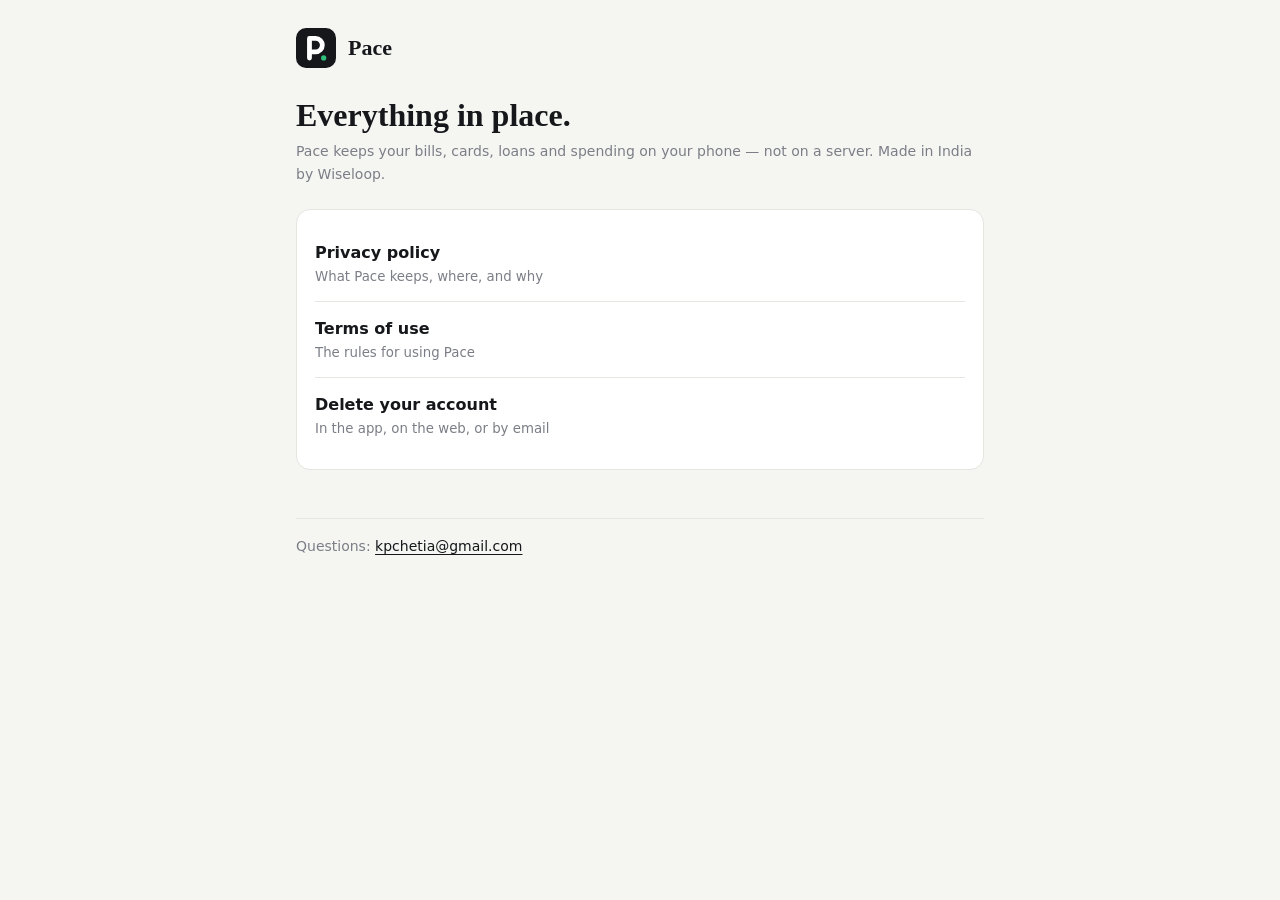
<file: index.html>
<!doctype html>
<html lang="en">
<head>
<meta charset="utf-8">
<meta name="viewport" content="width=device-width, initial-scale=1">
<title>Pace — policies</title>
<meta name="description" content="Pace, a privacy-first personal finance app for India: privacy policy, terms of use and account deletion.">
<link rel="icon" href="icon.svg" type="image/svg+xml">
<link rel="stylesheet" href="style.css">
</head>
<body>
<main>
  <header class="brand"><a href="./"><svg viewBox="0 0 32 32" aria-hidden="true"><rect width="32" height="32" fill="#15171b"/><g transform="translate(.64 .64) scale(.96)"><path d="M10.56 24.32V8h5.12a5.6 5.6 0 0 1 0 11.2h-5.12" fill="none" stroke="#fff" stroke-width="4" stroke-linecap="round" stroke-linejoin="round"/><circle cx="22.4" cy="24.32" r="2.18" fill="#2fbf7a"/></g></svg><span>Pace</span></a></header>
  <h1>Everything in place.</h1>
  <p class="meta">Pace keeps your bills, cards, loans and spending on your phone — not on a server. Made in India by Wiseloop.</p>
  <div class="card links">
    <a href="privacy.html">Privacy policy<small>What Pace keeps, where, and why</small></a>
    <a href="terms.html">Terms of use<small>The rules for using Pace</small></a>
    <a href="delete-account.html">Delete your account<small>In the app, on the web, or by email</small></a>
  </div>
  <footer>Questions: <a href="mailto:kpchetia@gmail.com">kpchetia@gmail.com</a></footer>
</main>
</body>
</html>
</file>
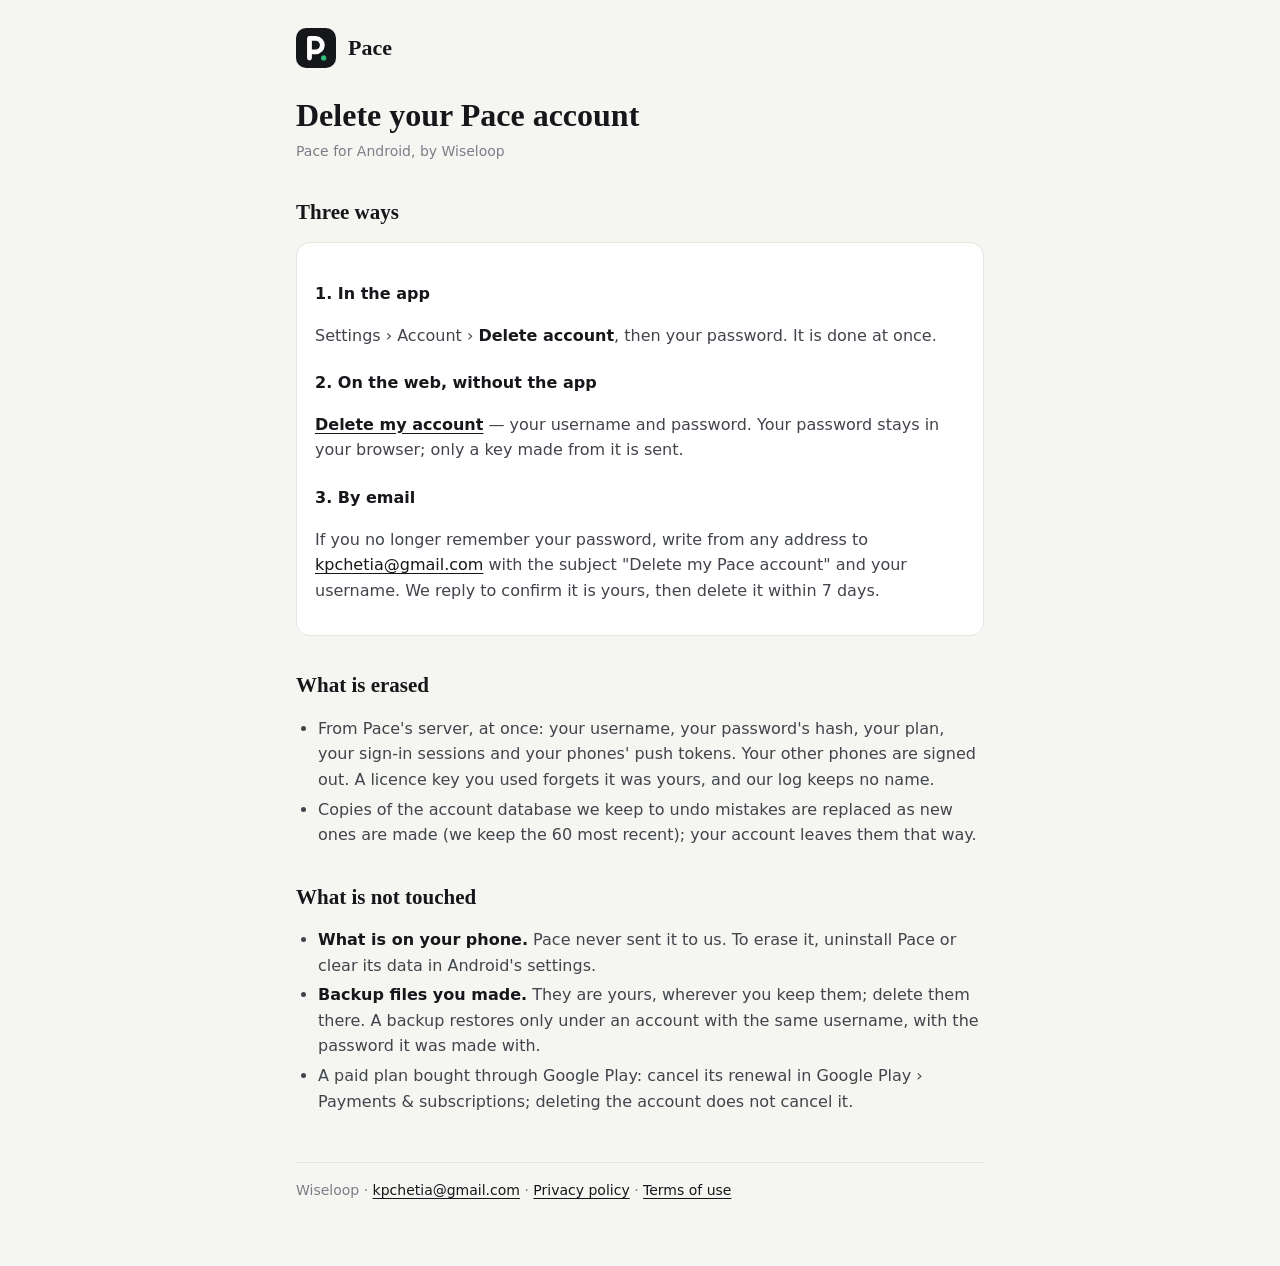
<file: delete-account.html>
<!doctype html>
<html lang="en">
<head>
<meta charset="utf-8">
<meta name="viewport" content="width=device-width, initial-scale=1">
<title>Pace — Delete your account</title>
<meta name="description" content="How to delete your Pace account and what is erased.">
<link rel="icon" href="icon.svg" type="image/svg+xml">
<link rel="stylesheet" href="style.css">
</head>
<body>
<main>
  <header class="brand"><a href="./"><svg viewBox="0 0 32 32" aria-hidden="true"><rect width="32" height="32" fill="#15171b"/><g transform="translate(.64 .64) scale(.96)"><path d="M10.56 24.32V8h5.12a5.6 5.6 0 0 1 0 11.2h-5.12" fill="none" stroke="#fff" stroke-width="4" stroke-linecap="round" stroke-linejoin="round"/><circle cx="22.4" cy="24.32" r="2.18" fill="#2fbf7a"/></g></svg><span>Pace</span></a></header>
  <h1>Delete your Pace account</h1>
  <p class="meta">Pace for Android, by Wiseloop</p>

  <h2>Three ways</h2>
  <div class="card">
    <h3>1. In the app</h3>
    <p>Settings › Account › <strong>Delete account</strong>, then your password. It is done at once.</p>
    <h3>2. On the web, without the app</h3>
    <p><a href="https://pace-catalog.rssindia.in/app/v1/delete-account.html"><strong>Delete my account</strong></a> — your username and password. Your password stays in your browser; only a key made from it is sent.</p>
    <h3>3. By email</h3>
    <p>If you no longer remember your password, write from any address to <a href="mailto:kpchetia@gmail.com?subject=Delete%20my%20Pace%20account">kpchetia@gmail.com</a> with the subject "Delete my Pace account" and your username. We reply to confirm it is yours, then delete it within 7 days.</p>
  </div>

  <h2>What is erased</h2>
  <ul>
    <li>From Pace's server, at once: your username, your password's hash, your plan, your sign-in sessions and your phones' push tokens. Your other phones are signed out. A licence key you used forgets it was yours, and our log keeps no name.</li>
    <li>Copies of the account database we keep to undo mistakes are replaced as new ones are made (we keep the 60 most recent); your account leaves them that way.</li>
  </ul>

  <h2>What is not touched</h2>
  <ul>
    <li><strong>What is on your phone.</strong> Pace never sent it to us. To erase it, uninstall Pace or clear its data in Android's settings.</li>
    <li><strong>Backup files you made.</strong> They are yours, wherever you keep them; delete them there. A backup restores only under an account with the same username, with the password it was made with.</li>
    <li>A paid plan bought through Google Play: cancel its renewal in Google Play › Payments &amp; subscriptions; deleting the account does not cancel it.</li>
  </ul>

  <footer>Wiseloop · <a href="mailto:kpchetia@gmail.com">kpchetia@gmail.com</a> · <a href="privacy.html">Privacy policy</a> · <a href="terms.html">Terms of use</a></footer>
</main>
</body>
</html>
</file>
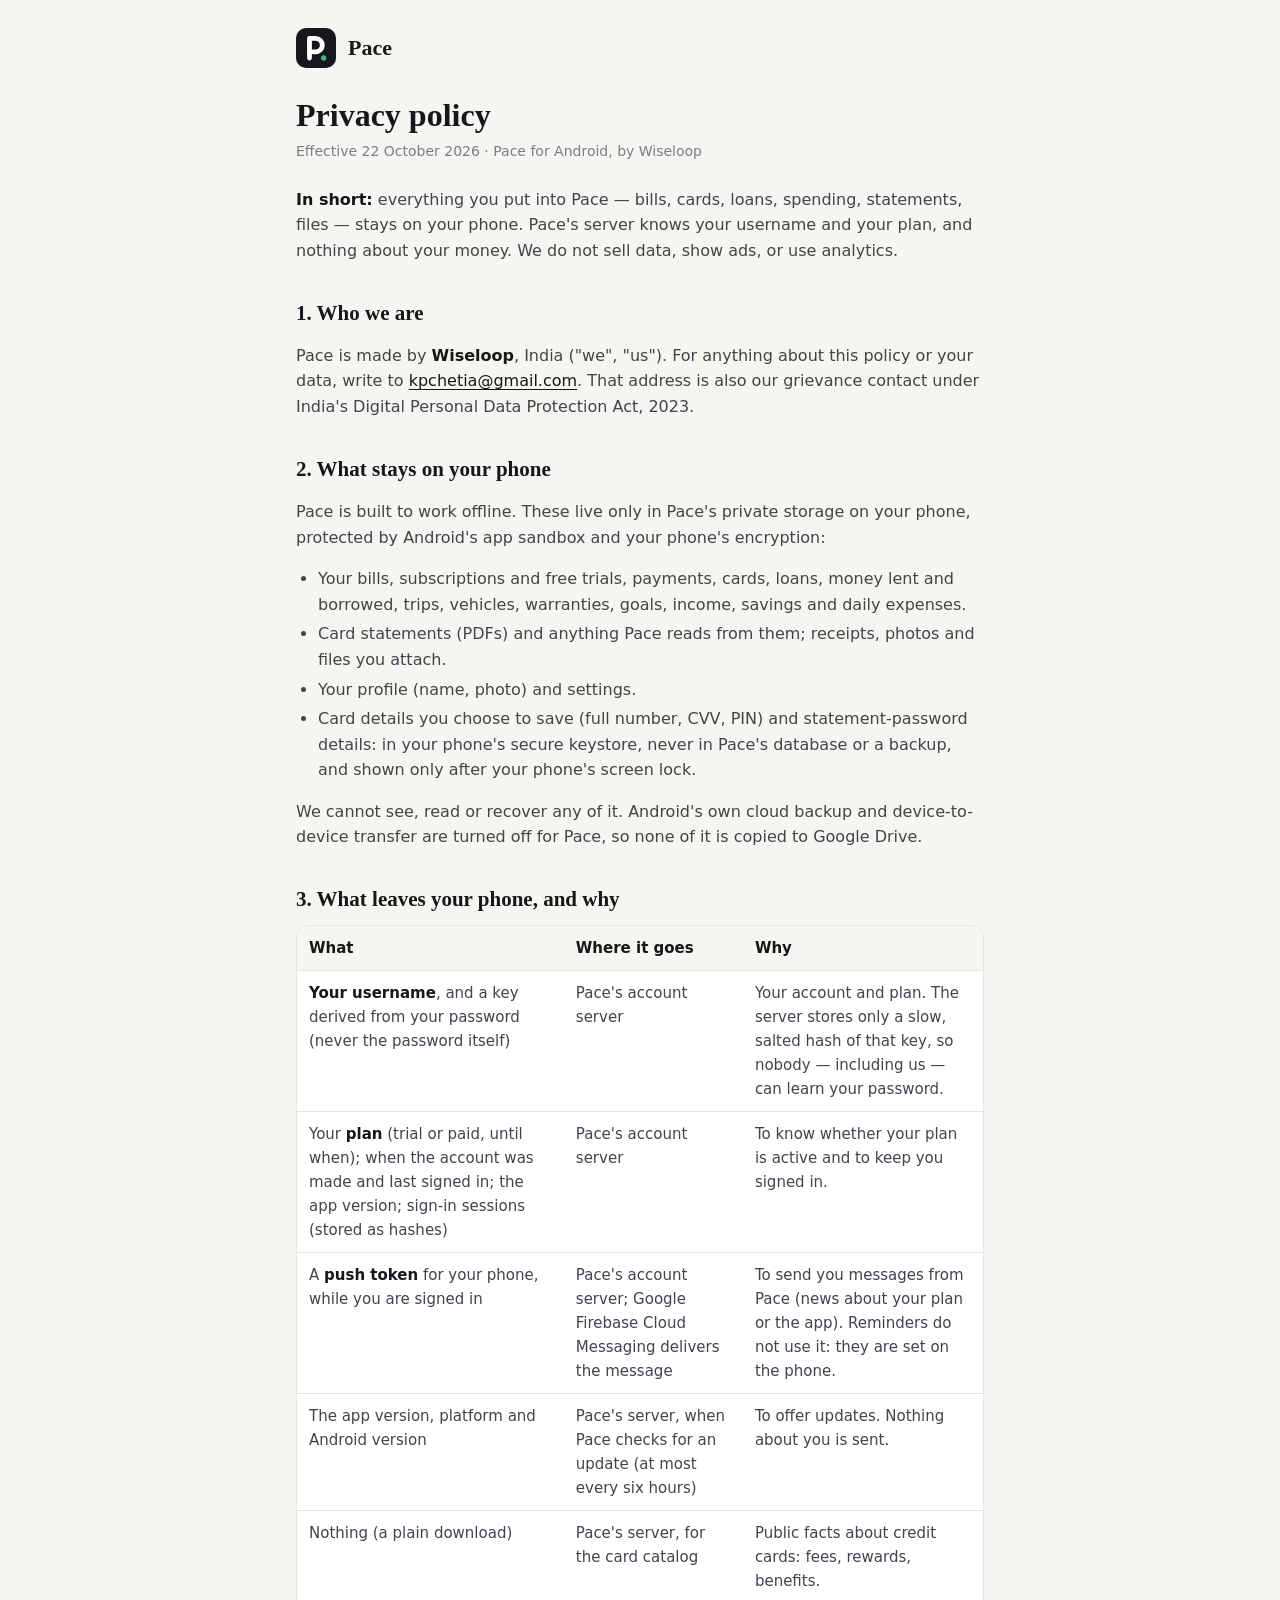
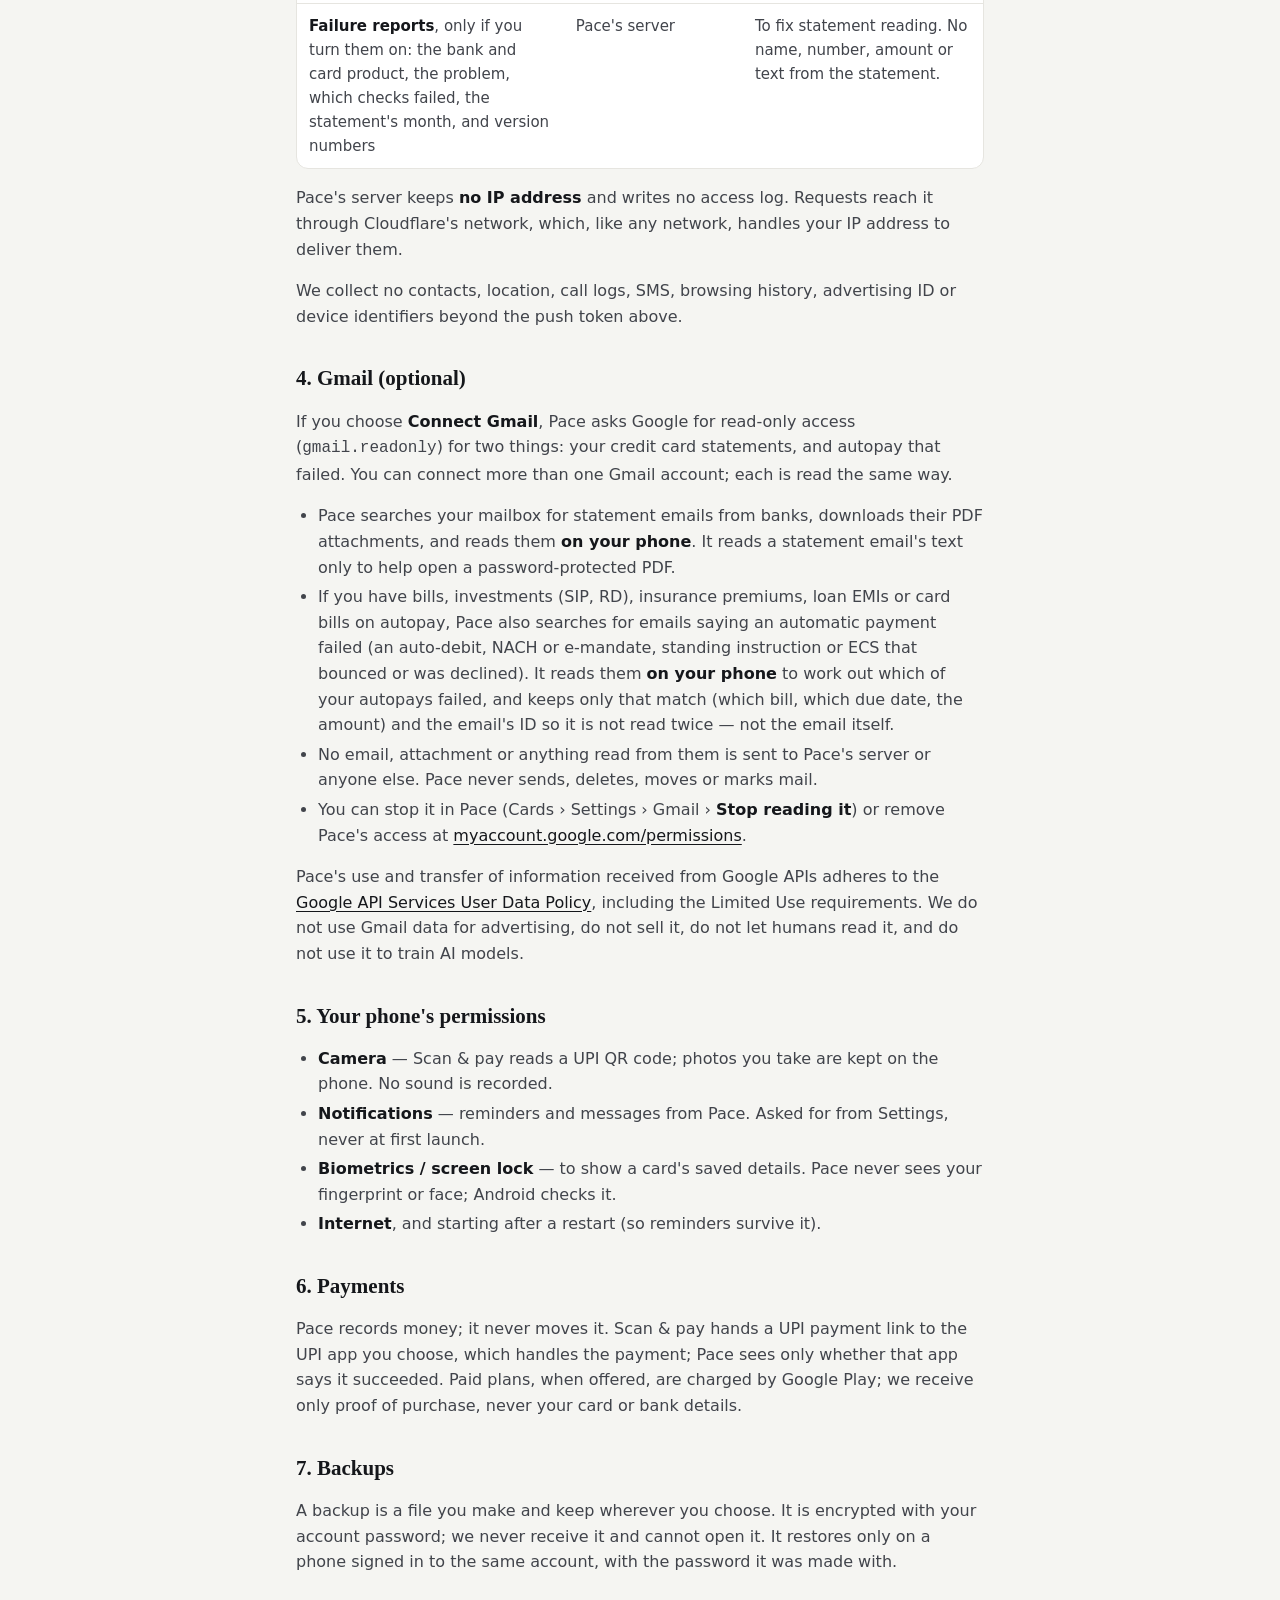
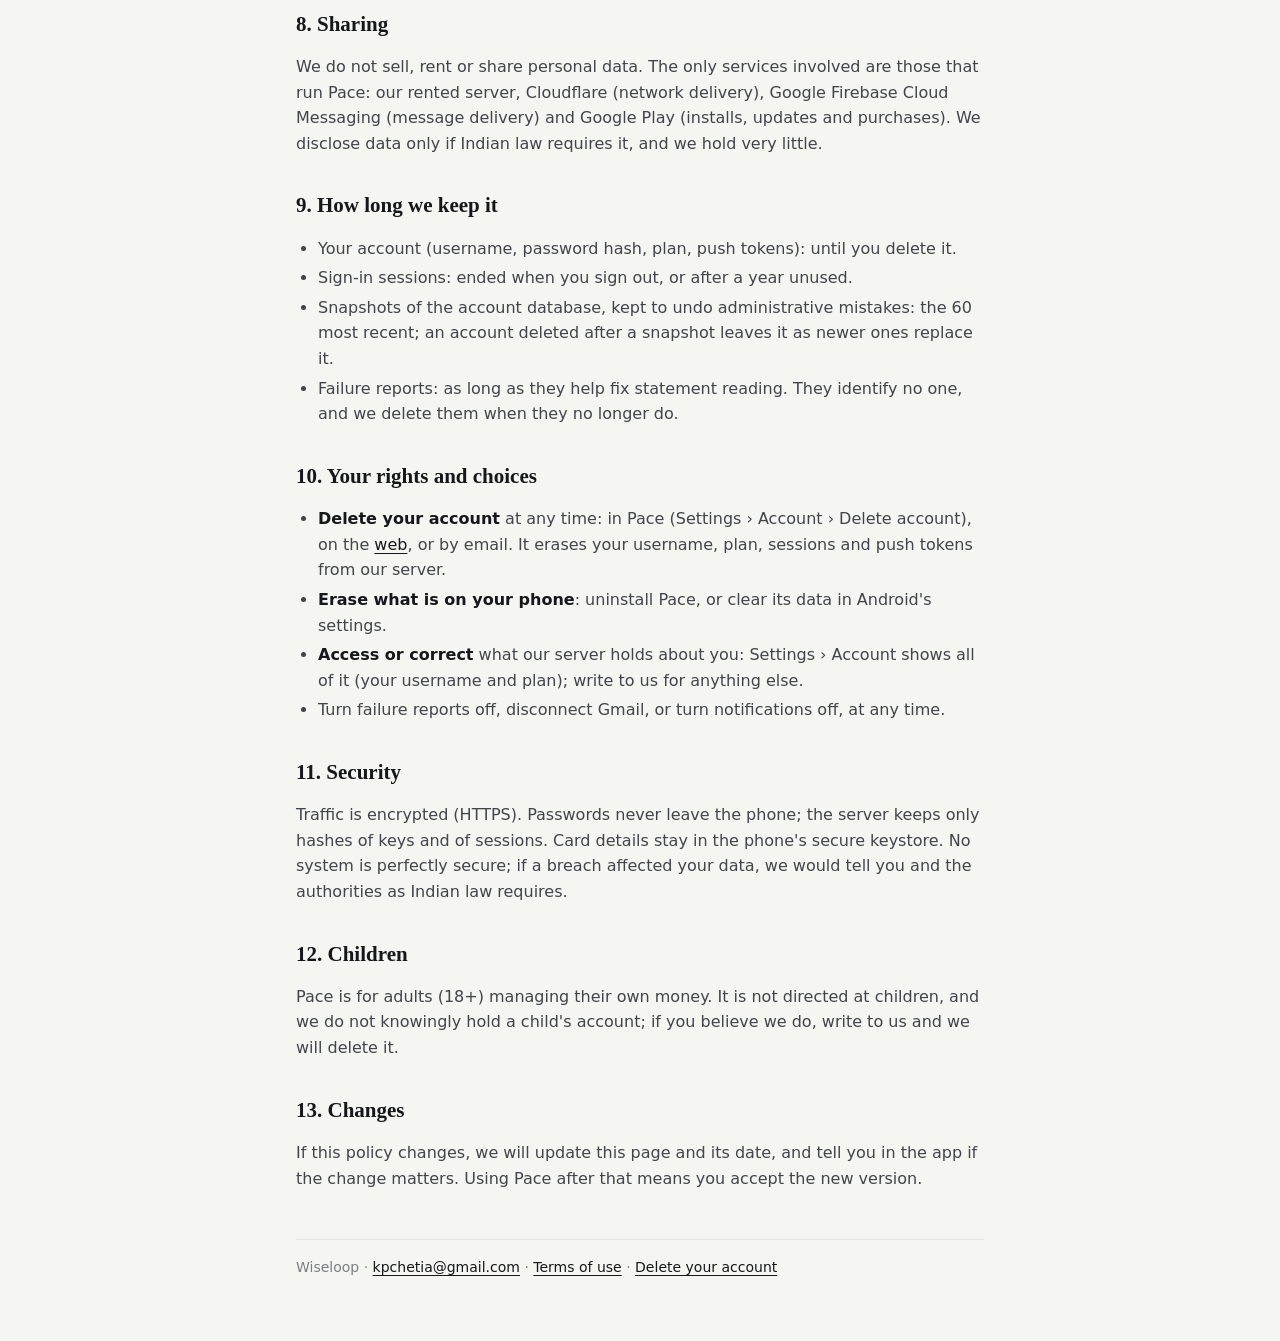
<file: privacy.html>
<!doctype html>
<html lang="en">
<head>
<meta charset="utf-8">
<meta name="viewport" content="width=device-width, initial-scale=1">
<title>Pace — Privacy policy</title>
<meta name="description" content="What Pace keeps, where, and why.">
<link rel="icon" href="icon.svg" type="image/svg+xml">
<link rel="stylesheet" href="style.css">
</head>
<body>
<main>
  <header class="brand"><a href="./"><svg viewBox="0 0 32 32" aria-hidden="true"><rect width="32" height="32" fill="#15171b"/><g transform="translate(.64 .64) scale(.96)"><path d="M10.56 24.32V8h5.12a5.6 5.6 0 0 1 0 11.2h-5.12" fill="none" stroke="#fff" stroke-width="4" stroke-linecap="round" stroke-linejoin="round"/><circle cx="22.4" cy="24.32" r="2.18" fill="#2fbf7a"/></g></svg><span>Pace</span></a></header>
  <h1>Privacy policy</h1>
  <p class="meta">Effective 22 October 2026 · Pace for Android, by Wiseloop</p>

  <p><strong>In short:</strong> everything you put into Pace — bills, cards, loans, spending, statements, files — stays on your phone. Pace's server knows your username and your plan, and nothing about your money. We do not sell data, show ads, or use analytics.</p>

  <h2>1. Who we are</h2>
  <p>Pace is made by <strong>Wiseloop</strong>, India ("we", "us"). For anything about this policy or your data, write to <a href="mailto:kpchetia@gmail.com">kpchetia@gmail.com</a>. That address is also our grievance contact under India's Digital Personal Data Protection Act, 2023.</p>

  <h2>2. What stays on your phone</h2>
  <p>Pace is built to work offline. These live only in Pace's private storage on your phone, protected by Android's app sandbox and your phone's encryption:</p>
  <ul>
    <li>Your bills, subscriptions and free trials, payments, cards, loans, money lent and borrowed, trips, vehicles, warranties, goals, income, savings and daily expenses.</li>
    <li>Card statements (PDFs) and anything Pace reads from them; receipts, photos and files you attach.</li>
    <li>Your profile (name, photo) and settings.</li>
    <li>Card details you choose to save (full number, CVV, PIN) and statement-password details: in your phone's secure keystore, never in Pace's database or a backup, and shown only after your phone's screen lock.</li>
  </ul>
  <p>We cannot see, read or recover any of it. Android's own cloud backup and device-to-device transfer are turned off for Pace, so none of it is copied to Google Drive.</p>

  <h2>3. What leaves your phone, and why</h2>
  <table>
    <tr><th>What</th><th>Where it goes</th><th>Why</th></tr>
    <tr><td><strong>Your username</strong>, and a key derived from your password (never the password itself)</td><td>Pace's account server</td><td>Your account and plan. The server stores only a slow, salted hash of that key, so nobody — including us — can learn your password.</td></tr>
    <tr><td>Your <strong>plan</strong> (trial or paid, until when); when the account was made and last signed in; the app version; sign-in sessions (stored as hashes)</td><td>Pace's account server</td><td>To know whether your plan is active and to keep you signed in.</td></tr>
    <tr><td>A <strong>push token</strong> for your phone, while you are signed in</td><td>Pace's account server; Google Firebase Cloud Messaging delivers the message</td><td>To send you messages from Pace (news about your plan or the app). Reminders do not use it: they are set on the phone.</td></tr>
    <tr><td>The app version, platform and Android version</td><td>Pace's server, when Pace checks for an update (at most every six hours)</td><td>To offer updates. Nothing about you is sent.</td></tr>
    <tr><td>Nothing (a plain download)</td><td>Pace's server, for the card catalog</td><td>Public facts about credit cards: fees, rewards, benefits.</td></tr>
    <tr><td><strong>Failure reports</strong>, only if you turn them on: the bank and card product, the problem, which checks failed, the statement's month, and version numbers</td><td>Pace's server</td><td>To fix statement reading. No name, number, amount or text from the statement.</td></tr>
  </table>
  <p>Pace's server keeps <strong>no IP address</strong> and writes no access log. Requests reach it through Cloudflare's network, which, like any network, handles your IP address to deliver them.</p>
  <p>We collect no contacts, location, call logs, SMS, browsing history, advertising ID or device identifiers beyond the push token above.</p>

  <h2>4. Gmail (optional)</h2>
  <p>If you choose <strong>Connect Gmail</strong>, Pace asks Google for read-only access (<code>gmail.readonly</code>) for two things: your credit card statements, and autopay that failed. You can connect more than one Gmail account; each is read the same way.</p>
  <ul>
    <li>Pace searches your mailbox for statement emails from banks, downloads their PDF attachments, and reads them <strong>on your phone</strong>. It reads a statement email's text only to help open a password-protected PDF.</li>
    <li>If you have bills, investments (SIP, RD), insurance premiums, loan EMIs or card bills on autopay, Pace also searches for emails saying an automatic payment failed (an auto-debit, NACH or e-mandate, standing instruction or ECS that bounced or was declined). It reads them <strong>on your phone</strong> to work out which of your autopays failed, and keeps only that match (which bill, which due date, the amount) and the email's ID so it is not read twice — not the email itself.</li>
    <li>No email, attachment or anything read from them is sent to Pace's server or anyone else. Pace never sends, deletes, moves or marks mail.</li>
    <li>You can stop it in Pace (Cards › Settings › Gmail › <strong>Stop reading it</strong>) or remove Pace's access at <a href="https://myaccount.google.com/permissions">myaccount.google.com/permissions</a>.</li>
  </ul>
  <p>Pace's use and transfer of information received from Google APIs adheres to the <a href="https://developers.google.com/terms/api-services-user-data-policy">Google API Services User Data Policy</a>, including the Limited Use requirements. We do not use Gmail data for advertising, do not sell it, do not let humans read it, and do not use it to train AI models.</p>

  <h2>5. Your phone's permissions</h2>
  <ul>
    <li><strong>Camera</strong> — Scan &amp; pay reads a UPI QR code; photos you take are kept on the phone. No sound is recorded.</li>
    <li><strong>Notifications</strong> — reminders and messages from Pace. Asked for from Settings, never at first launch.</li>
    <li><strong>Biometrics / screen lock</strong> — to show a card's saved details. Pace never sees your fingerprint or face; Android checks it.</li>
    <li><strong>Internet</strong>, and starting after a restart (so reminders survive it).</li>
  </ul>

  <h2>6. Payments</h2>
  <p>Pace records money; it never moves it. Scan &amp; pay hands a UPI payment link to the UPI app you choose, which handles the payment; Pace sees only whether that app says it succeeded. Paid plans, when offered, are charged by Google Play; we receive only proof of purchase, never your card or bank details.</p>

  <h2>7. Backups</h2>
  <p>A backup is a file you make and keep wherever you choose. It is encrypted with your account password; we never receive it and cannot open it. It restores only on a phone signed in to the same account, with the password it was made with.</p>

  <h2>8. Sharing</h2>
  <p>We do not sell, rent or share personal data. The only services involved are those that run Pace: our rented server, Cloudflare (network delivery), Google Firebase Cloud Messaging (message delivery) and Google Play (installs, updates and purchases). We disclose data only if Indian law requires it, and we hold very little.</p>

  <h2>9. How long we keep it</h2>
  <ul>
    <li>Your account (username, password hash, plan, push tokens): until you delete it.</li>
    <li>Sign-in sessions: ended when you sign out, or after a year unused.</li>
    <li>Snapshots of the account database, kept to undo administrative mistakes: the 60 most recent; an account deleted after a snapshot leaves it as newer ones replace it.</li>
    <li>Failure reports: as long as they help fix statement reading. They identify no one, and we delete them when they no longer do.</li>
  </ul>

  <h2>10. Your rights and choices</h2>
  <ul>
    <li><strong>Delete your account</strong> at any time: in Pace (Settings › Account › Delete account), on the <a href="delete-account.html">web</a>, or by email. It erases your username, plan, sessions and push tokens from our server.</li>
    <li><strong>Erase what is on your phone</strong>: uninstall Pace, or clear its data in Android's settings.</li>
    <li><strong>Access or correct</strong> what our server holds about you: Settings › Account shows all of it (your username and plan); write to us for anything else.</li>
    <li>Turn failure reports off, disconnect Gmail, or turn notifications off, at any time.</li>
  </ul>

  <h2>11. Security</h2>
  <p>Traffic is encrypted (HTTPS). Passwords never leave the phone; the server keeps only hashes of keys and of sessions. Card details stay in the phone's secure keystore. No system is perfectly secure; if a breach affected your data, we would tell you and the authorities as Indian law requires.</p>

  <h2>12. Children</h2>
  <p>Pace is for adults (18+) managing their own money. It is not directed at children, and we do not knowingly hold a child's account; if you believe we do, write to us and we will delete it.</p>

  <h2>13. Changes</h2>
  <p>If this policy changes, we will update this page and its date, and tell you in the app if the change matters. Using Pace after that means you accept the new version.</p>

  <footer>Wiseloop · <a href="mailto:kpchetia@gmail.com">kpchetia@gmail.com</a> · <a href="terms.html">Terms of use</a> · <a href="delete-account.html">Delete your account</a></footer>
</main>
</body>
</html>
</file>
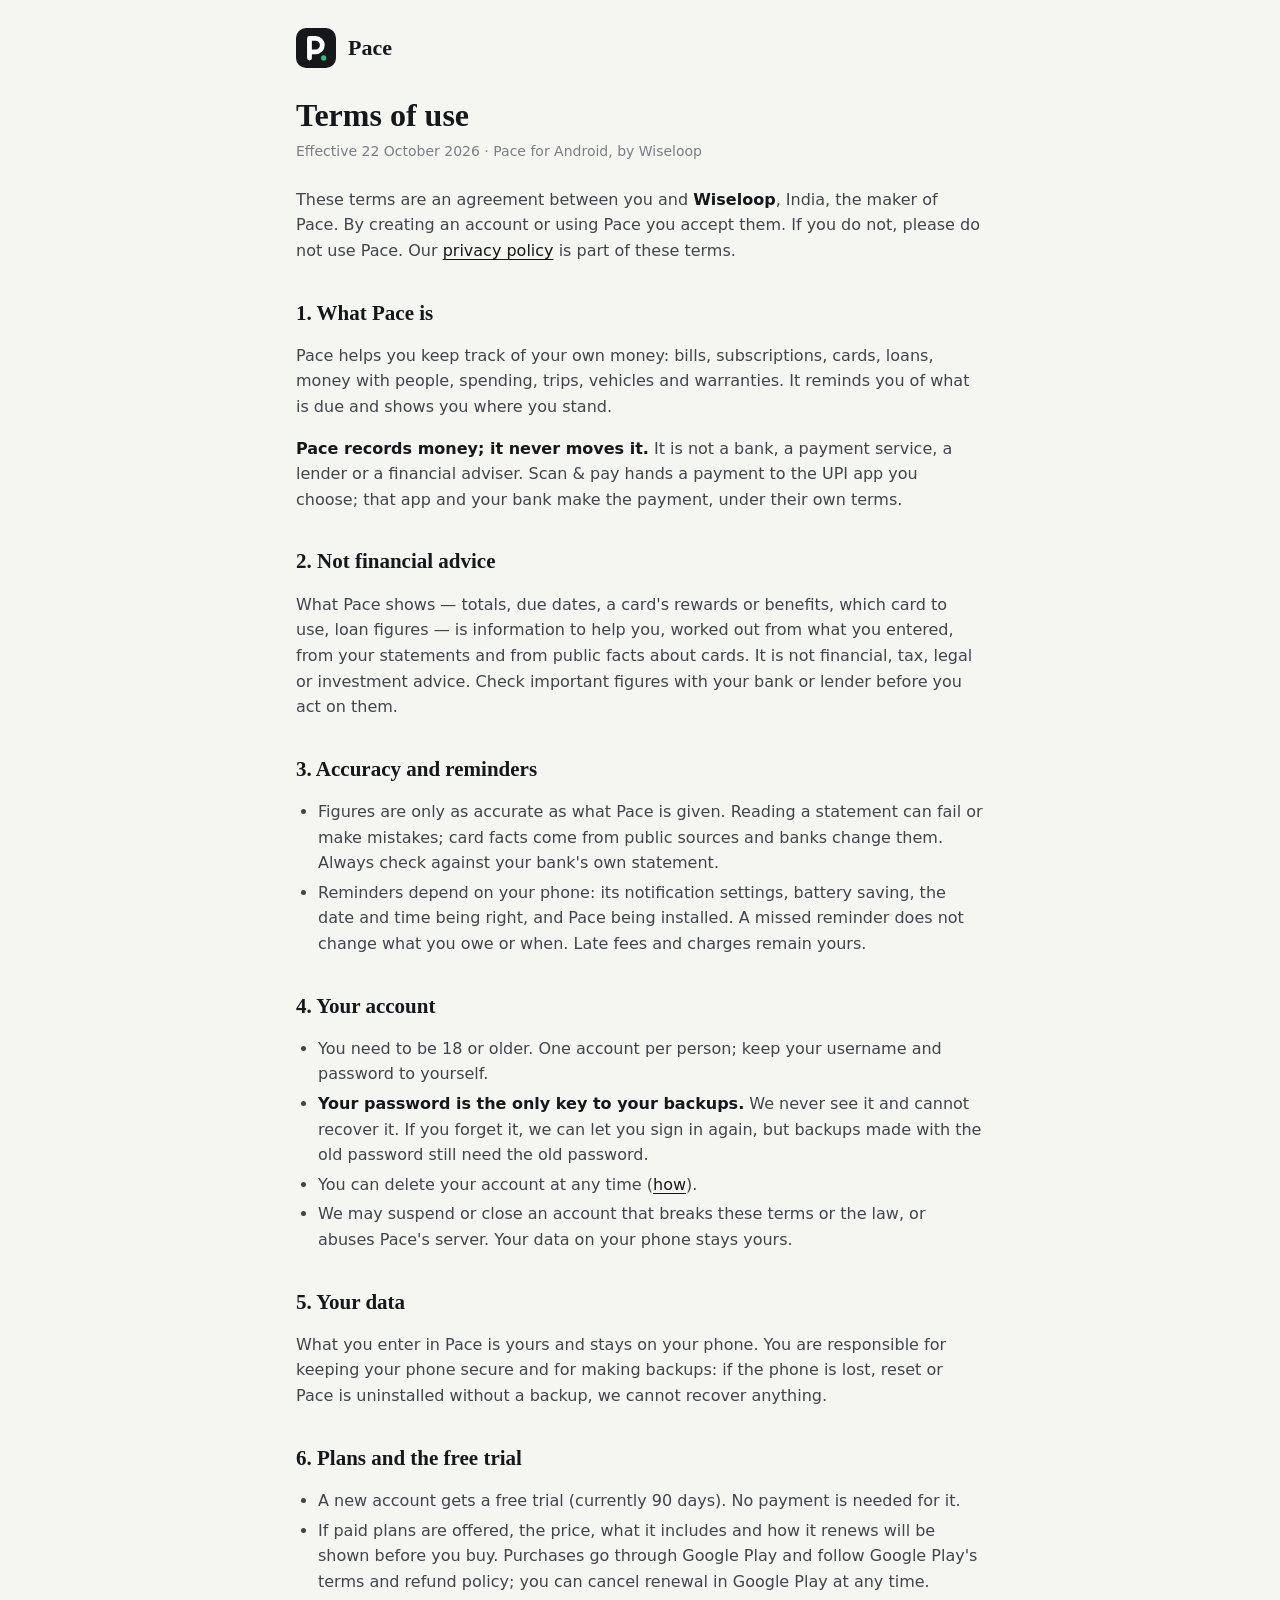
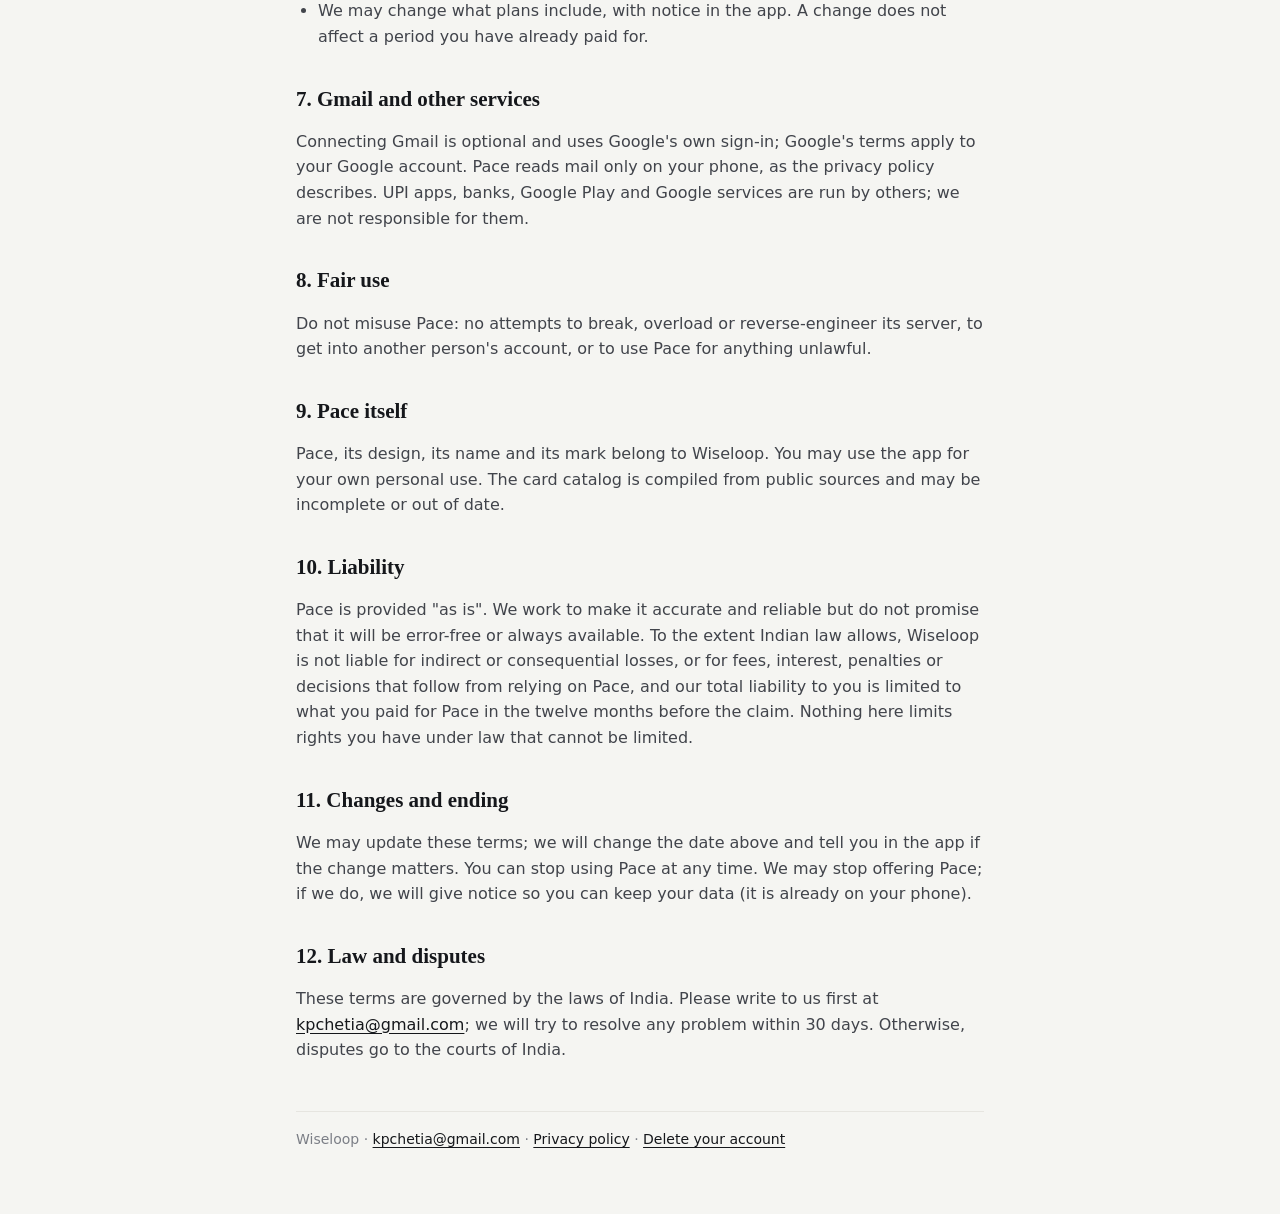
<file: terms.html>
<!doctype html>
<html lang="en">
<head>
<meta charset="utf-8">
<meta name="viewport" content="width=device-width, initial-scale=1">
<title>Pace — Terms of use</title>
<meta name="description" content="The rules for using Pace.">
<link rel="icon" href="icon.svg" type="image/svg+xml">
<link rel="stylesheet" href="style.css">
</head>
<body>
<main>
  <header class="brand"><a href="./"><svg viewBox="0 0 32 32" aria-hidden="true"><rect width="32" height="32" fill="#15171b"/><g transform="translate(.64 .64) scale(.96)"><path d="M10.56 24.32V8h5.12a5.6 5.6 0 0 1 0 11.2h-5.12" fill="none" stroke="#fff" stroke-width="4" stroke-linecap="round" stroke-linejoin="round"/><circle cx="22.4" cy="24.32" r="2.18" fill="#2fbf7a"/></g></svg><span>Pace</span></a></header>
  <h1>Terms of use</h1>
  <p class="meta">Effective 22 October 2026 · Pace for Android, by Wiseloop</p>

  <p>These terms are an agreement between you and <strong>Wiseloop</strong>, India, the maker of Pace. By creating an account or using Pace you accept them. If you do not, please do not use Pace. Our <a href="privacy.html">privacy policy</a> is part of these terms.</p>

  <h2>1. What Pace is</h2>
  <p>Pace helps you keep track of your own money: bills, subscriptions, cards, loans, money with people, spending, trips, vehicles and warranties. It reminds you of what is due and shows you where you stand.</p>
  <p><strong>Pace records money; it never moves it.</strong> It is not a bank, a payment service, a lender or a financial adviser. Scan &amp; pay hands a payment to the UPI app you choose; that app and your bank make the payment, under their own terms.</p>

  <h2>2. Not financial advice</h2>
  <p>What Pace shows — totals, due dates, a card's rewards or benefits, which card to use, loan figures — is information to help you, worked out from what you entered, from your statements and from public facts about cards. It is not financial, tax, legal or investment advice. Check important figures with your bank or lender before you act on them.</p>

  <h2>3. Accuracy and reminders</h2>
  <ul>
    <li>Figures are only as accurate as what Pace is given. Reading a statement can fail or make mistakes; card facts come from public sources and banks change them. Always check against your bank's own statement.</li>
    <li>Reminders depend on your phone: its notification settings, battery saving, the date and time being right, and Pace being installed. A missed reminder does not change what you owe or when. Late fees and charges remain yours.</li>
  </ul>

  <h2>4. Your account</h2>
  <ul>
    <li>You need to be 18 or older. One account per person; keep your username and password to yourself.</li>
    <li><strong>Your password is the only key to your backups.</strong> We never see it and cannot recover it. If you forget it, we can let you sign in again, but backups made with the old password still need the old password.</li>
    <li>You can delete your account at any time (<a href="delete-account.html">how</a>).</li>
    <li>We may suspend or close an account that breaks these terms or the law, or abuses Pace's server. Your data on your phone stays yours.</li>
  </ul>

  <h2>5. Your data</h2>
  <p>What you enter in Pace is yours and stays on your phone. You are responsible for keeping your phone secure and for making backups: if the phone is lost, reset or Pace is uninstalled without a backup, we cannot recover anything.</p>

  <h2>6. Plans and the free trial</h2>
  <ul>
    <li>A new account gets a free trial (currently 90 days). No payment is needed for it.</li>
    <li>If paid plans are offered, the price, what it includes and how it renews will be shown before you buy. Purchases go through Google Play and follow Google Play's terms and refund policy; you can cancel renewal in Google Play at any time.</li>
    <li>We may change what plans include, with notice in the app. A change does not affect a period you have already paid for.</li>
  </ul>

  <h2>7. Gmail and other services</h2>
  <p>Connecting Gmail is optional and uses Google's own sign-in; Google's terms apply to your Google account. Pace reads mail only on your phone, as the privacy policy describes. UPI apps, banks, Google Play and Google services are run by others; we are not responsible for them.</p>

  <h2>8. Fair use</h2>
  <p>Do not misuse Pace: no attempts to break, overload or reverse-engineer its server, to get into another person's account, or to use Pace for anything unlawful.</p>

  <h2>9. Pace itself</h2>
  <p>Pace, its design, its name and its mark belong to Wiseloop. You may use the app for your own personal use. The card catalog is compiled from public sources and may be incomplete or out of date.</p>

  <h2>10. Liability</h2>
  <p>Pace is provided "as is". We work to make it accurate and reliable but do not promise that it will be error-free or always available. To the extent Indian law allows, Wiseloop is not liable for indirect or consequential losses, or for fees, interest, penalties or decisions that follow from relying on Pace, and our total liability to you is limited to what you paid for Pace in the twelve months before the claim. Nothing here limits rights you have under law that cannot be limited.</p>

  <h2>11. Changes and ending</h2>
  <p>We may update these terms; we will change the date above and tell you in the app if the change matters. You can stop using Pace at any time. We may stop offering Pace; if we do, we will give notice so you can keep your data (it is already on your phone).</p>

  <h2>12. Law and disputes</h2>
  <p>These terms are governed by the laws of India. Please write to us first at <a href="mailto:kpchetia@gmail.com">kpchetia@gmail.com</a>; we will try to resolve any problem within 30 days. Otherwise, disputes go to the courts of India.</p>

  <footer>Wiseloop · <a href="mailto:kpchetia@gmail.com">kpchetia@gmail.com</a> · <a href="privacy.html">Privacy policy</a> · <a href="delete-account.html">Delete your account</a></footer>
</main>
</body>
</html>
</file>
<file: style.css>
/* Pace's public pages: the app's quiet look — one warm paper, ink, colour
   only where it says something. */
:root {
  --paper: #f5f5f2; --card: #ffffff; --line: #e6e5e0;
  --ink: #15171b; --ink2: #41444b; --ink3: #7b7e86; --dot: #2fbf7a; --late: #c53a30;
}
@media (prefers-color-scheme: dark) {
  :root { --paper: #111214; --card: #1a1b1f; --line: #2a2c31; --ink: #f1f1ee; --ink2: #c9cad0; --ink3: #93959c; --late: #f2766d; }
}
* { box-sizing: border-box; }
html { -webkit-text-size-adjust: 100%; }
body { margin: 0; background: var(--paper); color: var(--ink2); font: 16px/1.6 "Inter Tight", system-ui, -apple-system, "Segoe UI", Roboto, sans-serif; }
main { max-width: 720px; margin: 0 auto; padding: 28px 16px 64px; }
header.brand { display: flex; align-items: center; gap: 12px; margin-bottom: 28px; }
header.brand a { display: flex; align-items: center; gap: 12px; color: var(--ink); text-decoration: none; }
header.brand svg { width: 40px; height: 40px; border-radius: 10px; flex: none; }
header.brand span { font: 600 22px/1 "Source Serif 4", Georgia, serif; }
h1 { color: var(--ink); font: 600 32px/1.2 "Source Serif 4", Georgia, serif; margin: 0 0 6px; }
h2 { color: var(--ink); font: 600 21px/1.3 "Source Serif 4", Georgia, serif; margin: 36px 0 8px; }
h3 { color: var(--ink); font-size: 16px; margin: 22px 0 4px; }
p.meta { color: var(--ink3); font-size: 14px; margin: 0 0 24px; }
a { color: var(--ink); text-underline-offset: 3px; }
strong { color: var(--ink); }
ul { padding-left: 22px; }
li { margin: 4px 0; }
table { width: 100%; border-collapse: collapse; margin: 12px 0; font-size: 15px; background: var(--card); border: 1px solid var(--line); border-radius: 12px; overflow: hidden; display: block; overflow-x: auto; }
th, td { text-align: left; vertical-align: top; padding: 10px 12px; border-bottom: 1px solid var(--line); }
th { color: var(--ink); font-weight: 600; background: var(--paper); }
tr:last-child td { border-bottom: 0; }
.card { background: var(--card); border: 1px solid var(--line); border-radius: 14px; padding: 16px 18px; margin: 16px 0; }
.links a { display: block; padding: 14px 0; border-bottom: 1px solid var(--line); text-decoration: none; font-weight: 600; }
.links a:last-child { border-bottom: 0; }
.links a small { display: block; color: var(--ink3); font-weight: 400; }
footer { margin-top: 48px; color: var(--ink3); font-size: 14px; border-top: 1px solid var(--line); padding-top: 16px; }
</file>
